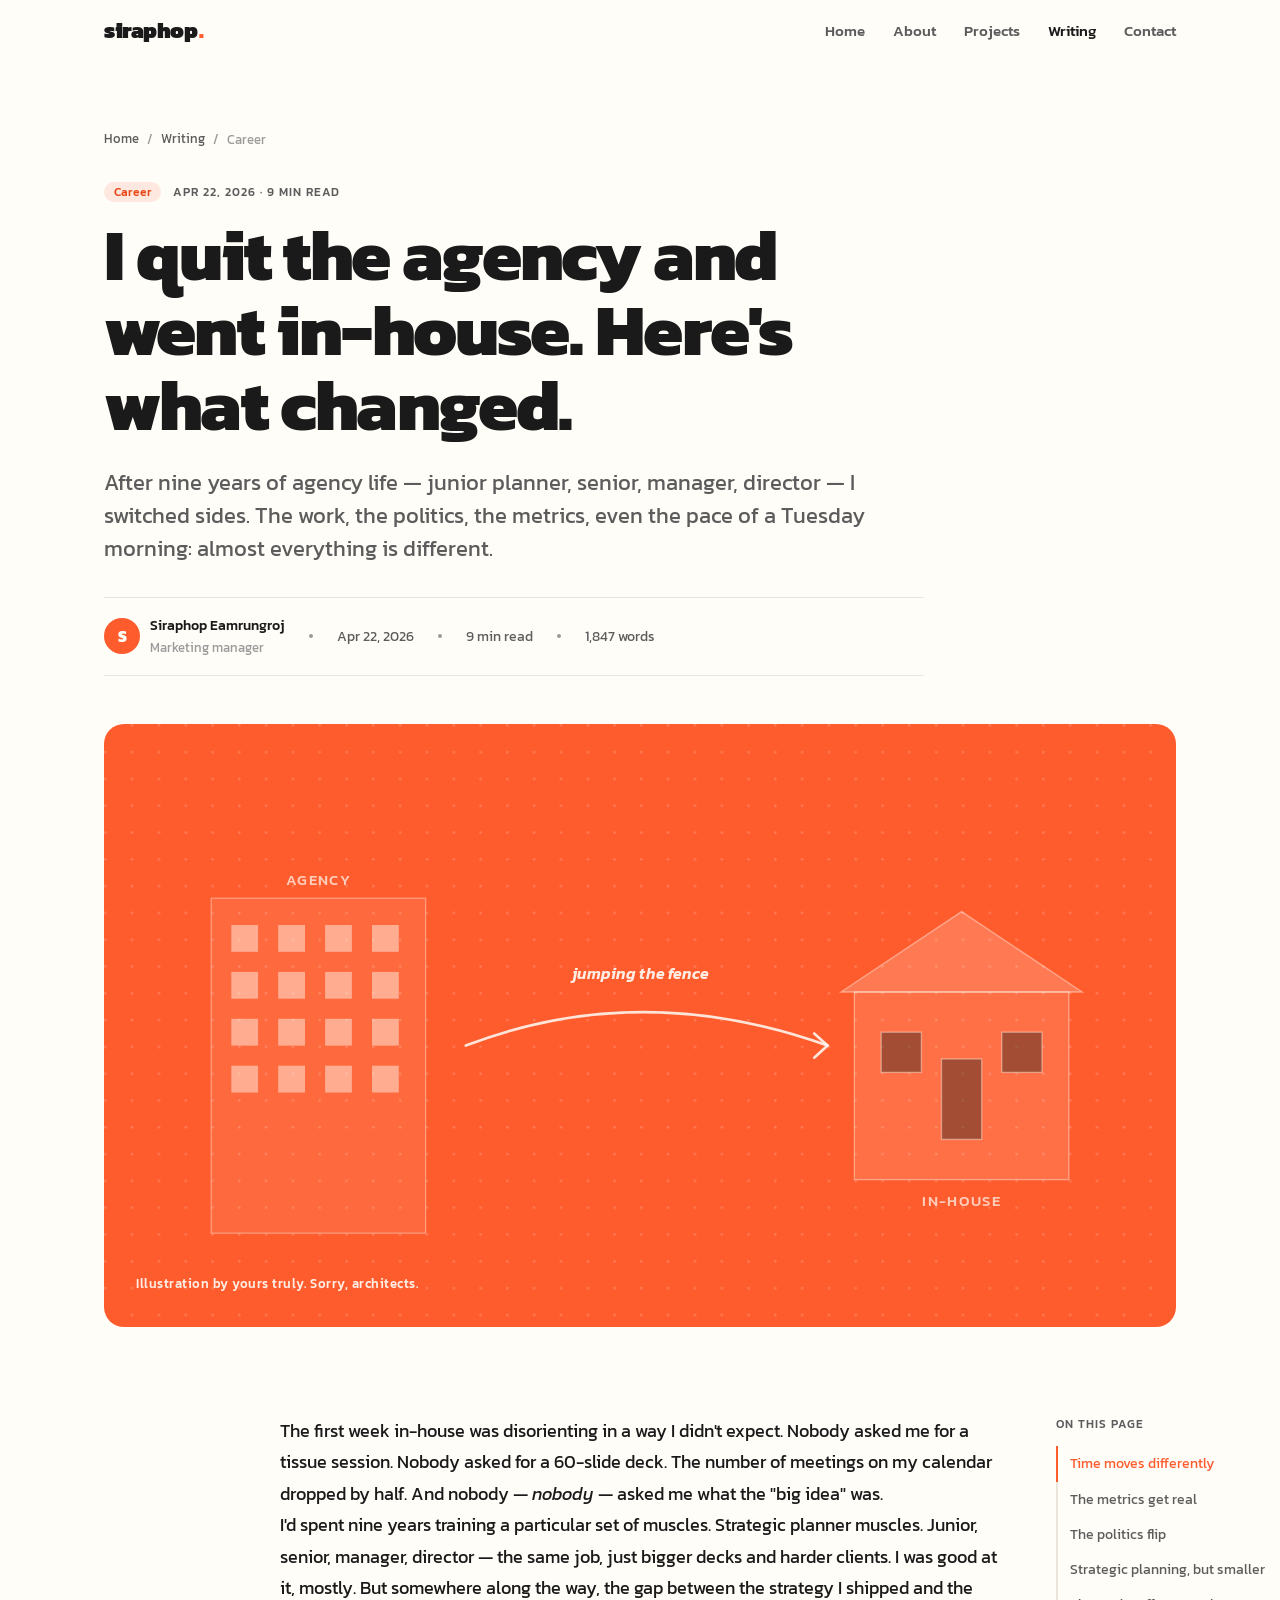
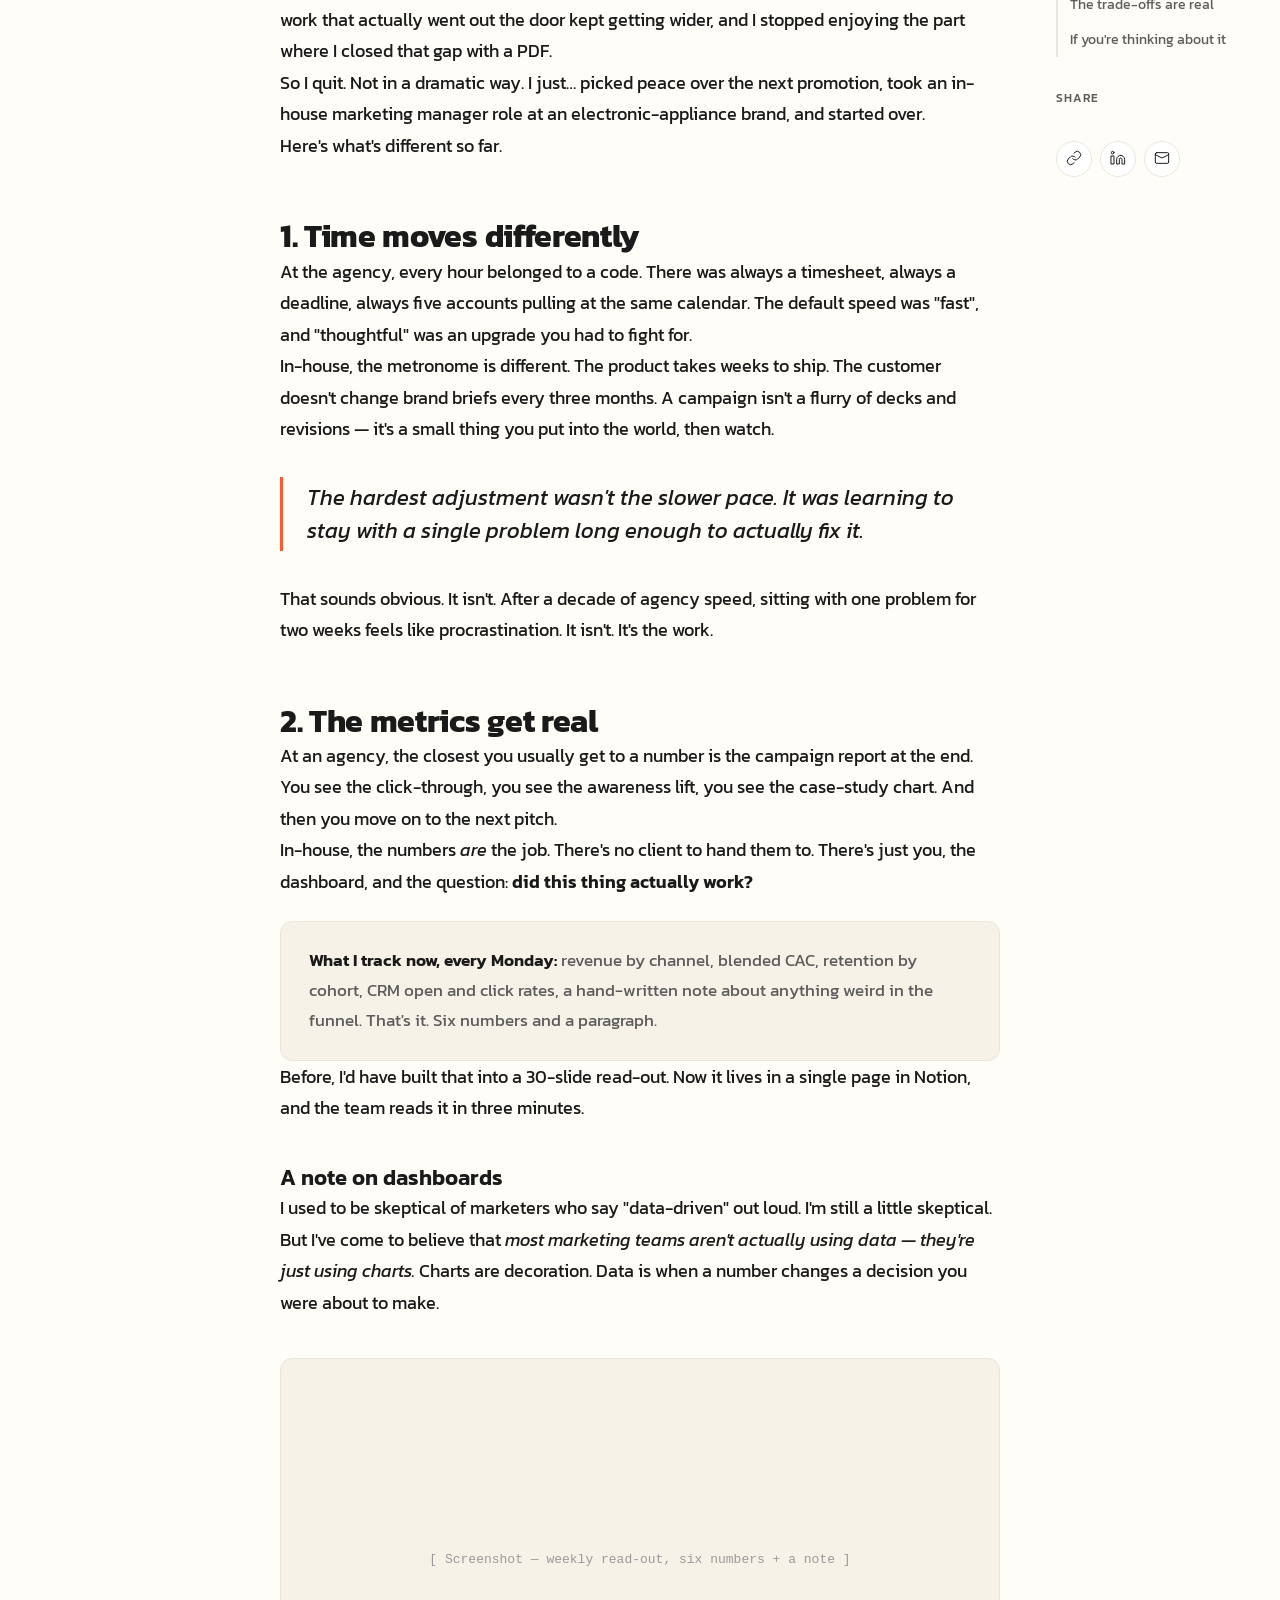
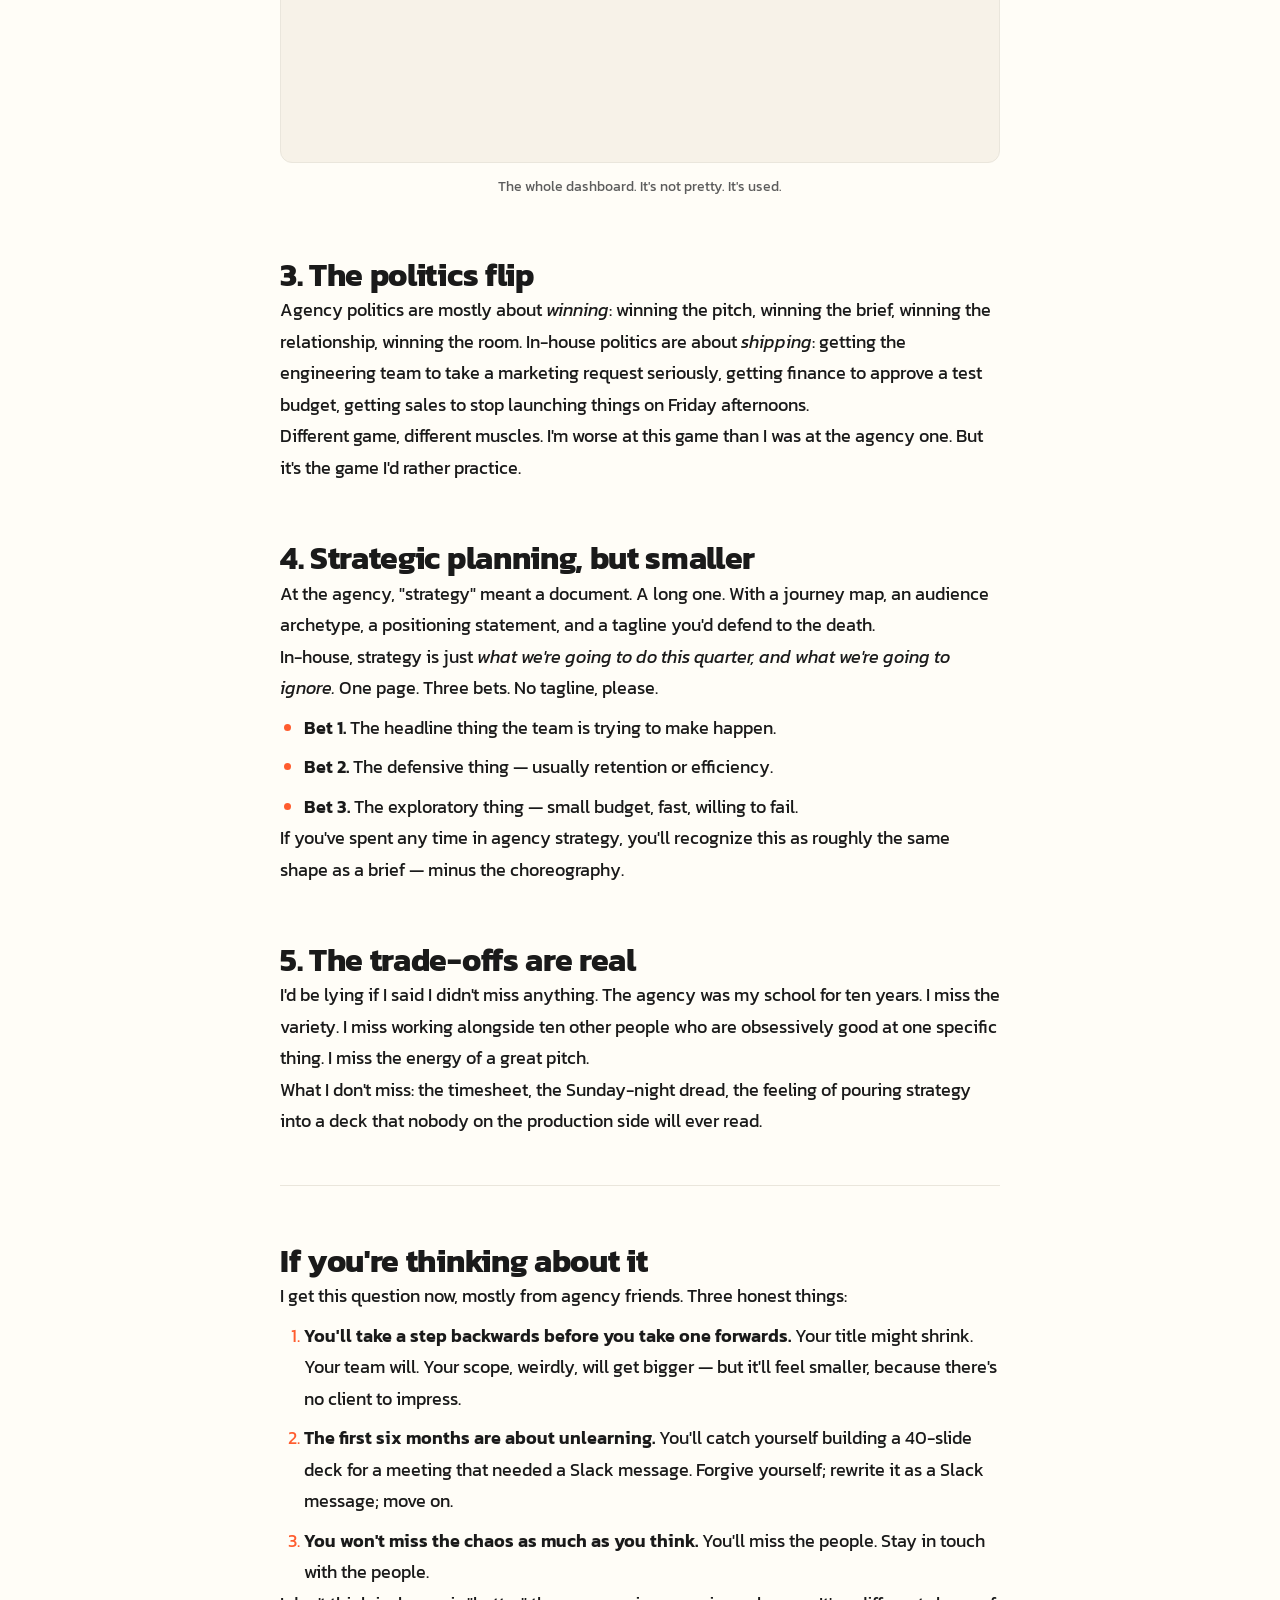
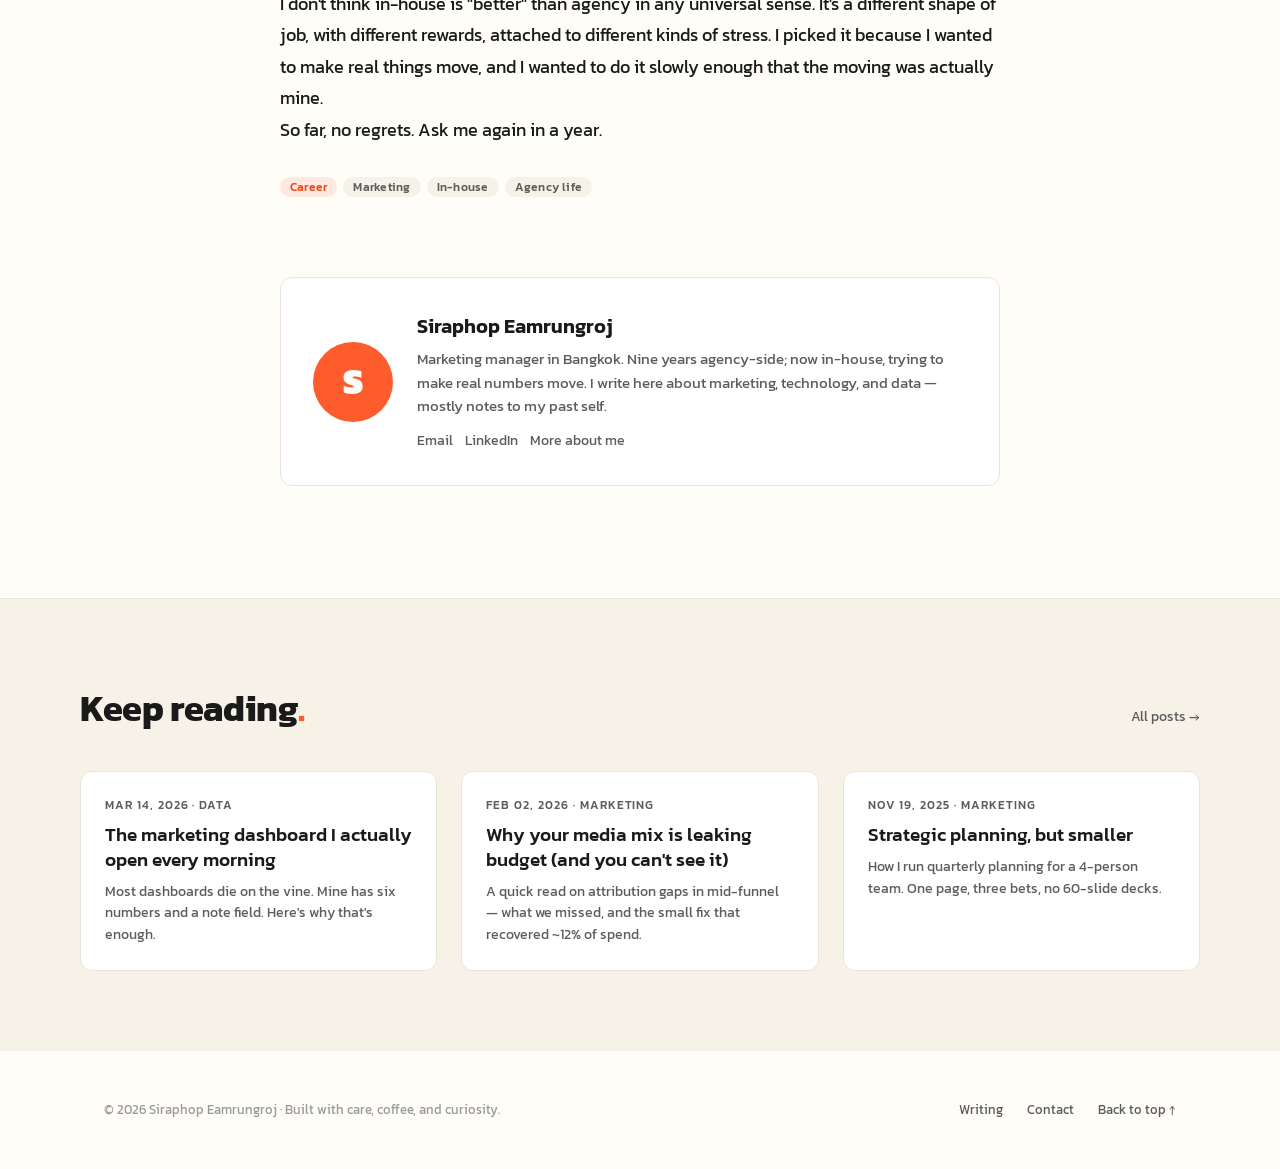
<file: post-agency-to-inhouse.html>
<!doctype html>
<html lang="en">
<head>
<meta charset="utf-8">
<title>I quit the agency and went in-house — Siraphop Eamrungroj</title>
<meta name="viewport" content="width=device-width, initial-scale=1">
<link rel="stylesheet" href="colors_and_type.css">
<style>
  body { background: var(--paper); }

  /* Nav (same as home) */
  .topnav { display: flex; width: 100%; align-items: center; justify-content: space-between; height: 64px; max-width: var(--w-page); margin: 0 auto; padding: 0 24px; }
  .brand { display: inline-flex; align-items: baseline; gap: 2px; font-weight: 900; font-size: 22px; letter-spacing: -0.02em; background-image: none; }
  .brand:hover { color: var(--ink); }
  .brand .dot { color: var(--accent); }
  .nav-links { display: flex; gap: 28px; align-items: center; }
  .nav-link { font-size: 15px; font-weight: 500; color: var(--ink-2); background-image: none; padding: 0; }
  .nav-link:hover { color: var(--accent); }
  .nav-link.is-active { color: var(--ink); }
  @media (max-width: 720px) { .nav-links { gap: 16px; } .nav-link { font-size: 14px; } }

  /* Reading-progress bar */
  .progress { position: fixed; top: 0; left: 0; height: 3px; background: var(--accent); width: 0%; z-index: 100; transition: width 80ms linear; }

  /* Article layout */
  .article-wrap { max-width: var(--w-page); margin: 0 auto; padding: 64px 24px 32px; }
  .breadcrumb { color: var(--ink-3); font-size: 13px; margin-bottom: 32px; display: flex; gap: 8px; align-items: center; }
  .breadcrumb a { color: var(--ink-2); background-image: none; }
  .breadcrumb a:hover { color: var(--accent); }
  .breadcrumb .sep { color: var(--ink-3); }

  .article-head { max-width: 820px; }
  .article-head .eyebrow-row { display: flex; gap: 12px; align-items: center; margin-bottom: 16px; }
  .article-head h1 {
    margin: 0; font-weight: 800; font-size: clamp(40px, 5.6vw, 72px); line-height: 1.04;
    letter-spacing: -0.025em; max-width: 18ch;
  }
  .article-head .lede { margin: 24px 0 0; font-size: 22px; line-height: 1.5; color: var(--ink-2); max-width: 60ch; font-weight: 400; }
  .article-meta {
    margin-top: 32px; padding: 16px 0; border-top: 1px solid var(--rule); border-bottom: 1px solid var(--rule);
    display: flex; gap: 24px; align-items: center; flex-wrap: wrap; font-size: 14px; color: var(--ink-2);
  }
  .article-meta .author { display: flex; align-items: center; gap: 10px; }
  .article-meta .av { width: 36px; height: 36px; border-radius: var(--r-pill); background: var(--accent); color: #FFFDF7; display: grid; place-items: center; font-weight: 800; font-size: 16px; }
  .article-meta b { color: var(--ink); font-weight: 500; }
  .article-meta .dot { width: 4px; height: 4px; border-radius: 50%; background: var(--ink-3); }

  /* Hero illustration */
  .article-hero {
    margin: 48px 0 24px; aspect-ratio: 16/9; border-radius: var(--r-lg); overflow: hidden;
    background: var(--accent); position: relative; display: flex; align-items: end; padding: 32px;
  }
  .article-hero svg { position: absolute; inset: 0; width: 100%; height: 100%; }
  .article-hero .caption { position: relative; color: rgba(255,253,247,0.9); font-size: 13px; font-weight: 500; letter-spacing: 0.04em; }

  /* Prose */
  .prose-wrap { display: grid; grid-template-columns: 1fr minmax(0, 720px) 1fr; gap: 24px; padding-block: 32px 80px; }
  .prose-wrap > .prose { grid-column: 2; }
  @media (max-width: 880px) { .prose-wrap { grid-template-columns: 1fr; } .prose-wrap > .prose { grid-column: 1; padding: 0 24px; } }

  .prose { font-size: 18px; line-height: 1.75; color: var(--ink); }
  .prose > * + * { margin-top: 24px; }
  .prose h2 { font-weight: 700; font-size: 32px; line-height: 1.2; letter-spacing: -0.01em; margin-top: 56px; margin-bottom: 0; }
  .prose h3 { font-weight: 600; font-size: 22px; line-height: 1.3; margin-top: 40px; margin-bottom: 0; }
  .prose p { margin: 0; }
  .prose strong { font-weight: 600; }
  .prose em { font-style: italic; color: var(--ink); }
  .prose a { color: var(--ink); }
  .prose blockquote {
    margin: 32px 0; padding: 4px 0 4px 24px; border-left: 3px solid var(--accent);
    font-style: italic; font-size: 22px; line-height: 1.5; color: var(--ink); max-width: 60ch;
  }
  .prose ul, .prose ol { margin: 0; padding-left: 24px; }
  .prose li { margin-top: 8px; }
  .prose li::marker { color: var(--accent); }
  .prose hr { border: 0; height: 1px; background: var(--rule); margin: 48px 0; }
  .prose .pull {
    background: var(--paper-dim); border: 1px solid var(--rule); border-radius: var(--r-md);
    padding: 24px 28px; font-size: 17px; color: var(--ink-2);
  }
  .prose .pull b { color: var(--ink); font-weight: 600; }
  .prose code {
    background: var(--paper-dim); padding: 2px 6px; border-radius: var(--r-sm);
    font-family: var(--font-mono); font-size: 0.9em; color: var(--ink);
  }
  .prose .figure { margin: 40px 0; }
  .prose .figure .frame {
    border-radius: var(--r-md); overflow: hidden; border: 1px solid var(--rule);
    background: var(--paper-dim); aspect-ratio: 16/9; display: grid; place-items: center;
    color: var(--ink-3); font-family: var(--font-mono); font-size: 13px;
  }
  .prose .figure figcaption { margin-top: 12px; font-size: 14px; color: var(--ink-2); text-align: center; }

  /* Tag row */
  .tag-row { display: flex; gap: 6px; flex-wrap: wrap; margin-top: 32px; }

  /* Share / TOC sidebar (right rail) */
  .rail { display: none; }
  @media (min-width: 1100px) {
    .prose-wrap { grid-template-columns: minmax(120px, 1fr) minmax(0, 720px) minmax(180px, 1fr); }
    .rail { display: block; grid-column: 3; padding-left: 32px; }
    .rail .sticky { position: sticky; top: 88px; }
    .rail .label { font-size: 12px; font-weight: 500; letter-spacing: 0.08em; text-transform: uppercase; color: var(--ink-2); margin-bottom: 12px; }
    .rail .toc a { display: block; background-image: none; color: var(--ink-2); font-size: 14px; padding: 6px 0; border-left: 2px solid var(--rule); padding-left: 12px; transition: all 150ms; }
    .rail .toc a:hover, .rail .toc a.active { color: var(--accent); border-left-color: var(--accent); }
    .rail .share { display: flex; gap: 8px; margin-top: 32px; }
    .rail .share a { width: 36px; height: 36px; border-radius: var(--r-pill); border: 1px solid var(--rule); background: var(--surface); display: grid; place-items: center; color: var(--ink); background-image: none; }
    .rail .share a:hover { border-color: var(--accent); color: var(--accent); }
  }

  /* Author footer card */
  .author-card {
    max-width: 720px; margin: 0 auto; padding: 32px;
    background: var(--surface); border: 1px solid var(--rule); border-radius: var(--r-md);
    display: grid; grid-template-columns: 80px 1fr; gap: 24px; align-items: center;
  }
  @media (max-width: 600px) { .author-card { grid-template-columns: 1fr; padding: 24px; } }
  .author-card .av-big { width: 80px; height: 80px; border-radius: var(--r-pill); background: var(--accent); color: #FFFDF7; display: grid; place-items: center; font-weight: 900; font-size: 36px; }
  .author-card h3 { margin: 0; font-weight: 600; font-size: 20px; }
  .author-card p { margin: 4px 0 12px; font-size: 15px; color: var(--ink-2); line-height: 1.55; }
  .author-card .links { display: flex; gap: 12px; flex-wrap: wrap; }
  .author-card .links a { font-size: 14px; color: var(--ink-2); }

  /* Related posts */
  .related { background: var(--paper-dim); border-top: 1px solid var(--rule); padding: 80px 24px; margin-top: 48px; }
  .related-inner { max-width: var(--w-page); margin: 0 auto; }
  .related-head { display: flex; justify-content: space-between; align-items: baseline; margin-bottom: 32px; flex-wrap: wrap; gap: 16px; }
  .related-head h2 { margin: 0; font-weight: 700; font-size: clamp(28px, 3vw, 36px); letter-spacing: -0.01em; }
  .related-grid { display: grid; grid-template-columns: repeat(3, 1fr); gap: 24px; }
  @media (max-width: 880px) { .related-grid { grid-template-columns: 1fr; } }
  .related-card { background: var(--surface); border-radius: var(--r-md); padding: 24px; border: 1px solid var(--rule); background-image: none; color: var(--ink); transition: all 150ms; display: block; }
  .related-card:hover { border-color: var(--accent); transform: translateY(-2px); box-shadow: var(--shadow-md); color: var(--ink); }
  .related-card .date { font-size: 12px; font-weight: 500; letter-spacing: 0.08em; text-transform: uppercase; color: var(--ink-2); }
  .related-card h3 { margin: 8px 0 8px; font-weight: 500; font-size: 19px; line-height: 1.3; }
  .related-card p { margin: 0; font-size: 14px; line-height: 1.55; color: var(--ink-2); }

  /* Footer */
  .foot { padding: 48px 24px; max-width: var(--w-page); margin: 0 auto; display: flex; justify-content: space-between; align-items: center; gap: 24px; flex-wrap: wrap; color: var(--ink-3); font-size: 13px; }
  .foot a { color: var(--ink-2); background-image: none; font-size: 13px; }
  .foot a:hover { color: var(--accent); }
</style>
</head>
<body>

<div class="progress" id="progress"></div>

<!-- Nav -->
<nav class="nav">
  <div class="topnav">
    <a class="brand" href="Siraphop.html"><span>siraphop</span><span class="dot">.</span></a>
    <div class="nav-links">
      <a class="nav-link" href="Siraphop.html#home">Home</a>
      <a class="nav-link" href="Siraphop.html#about">About</a>
      <a class="nav-link" href="Siraphop.html#projects">Projects</a>
      <a class="nav-link is-active" href="Siraphop.html#writing">Writing</a>
      <a class="nav-link" href="Siraphop.html#contact">Contact</a>
    </div>
  </div>
</nav>

<!-- Article -->
<article>
  <div class="article-wrap">
    <div class="breadcrumb">
      <a href="Siraphop.html">Home</a>
      <span class="sep">/</span>
      <a href="Siraphop.html#writing">Writing</a>
      <span class="sep">/</span>
      <span>Career</span>
    </div>

    <header class="article-head">
      <div class="eyebrow-row">
        <span class="tag">Career</span>
        <span class="k-eyebrow" style="margin: 0;">Apr 22, 2026 · 9 min read</span>
      </div>
      <h1>I quit the agency and went in-house. Here's what changed.</h1>
      <p class="lede">After nine years of agency life — junior planner, senior, manager, director — I switched sides. The work, the politics, the metrics, even the pace of a Tuesday morning: almost everything is different.</p>

      <div class="article-meta">
        <div class="author">
          <span class="av">S</span>
          <div>
            <b>Siraphop Eamrungroj</b>
            <div style="font-size: 13px; color: var(--ink-3);">Marketing manager</div>
          </div>
        </div>
        <span class="dot"></span>
        <span>Apr 22, 2026</span>
        <span class="dot"></span>
        <span>9 min read</span>
        <span class="dot"></span>
        <span>1,847 words</span>
      </div>
    </header>

    <!-- Hero illustration (SVG, on-brand) -->
    <div class="article-hero">
      <svg viewBox="0 0 1600 900" preserveAspectRatio="xMidYMid slice" aria-hidden="true">
        <defs>
          <pattern id="dots" x="0" y="0" width="40" height="40" patternUnits="userSpaceOnUse">
            <circle cx="2" cy="2" r="2" fill="rgba(255,253,247,0.18)"/>
          </pattern>
        </defs>
        <rect width="1600" height="900" fill="url(#dots)"/>
        <!-- left side: agency tower -->
        <g transform="translate(160, 200)">
          <rect x="0" y="60" width="320" height="500" fill="rgba(255,253,247,0.08)" stroke="rgba(255,253,247,0.35)" stroke-width="2"/>
          <g fill="rgba(255,253,247,0.45)">
            <rect x="30" y="100" width="40" height="40"/>
            <rect x="100" y="100" width="40" height="40"/>
            <rect x="170" y="100" width="40" height="40"/>
            <rect x="240" y="100" width="40" height="40"/>
            <rect x="30" y="170" width="40" height="40"/>
            <rect x="100" y="170" width="40" height="40"/>
            <rect x="170" y="170" width="40" height="40"/>
            <rect x="240" y="170" width="40" height="40"/>
            <rect x="30" y="240" width="40" height="40"/>
            <rect x="100" y="240" width="40" height="40"/>
            <rect x="170" y="240" width="40" height="40"/>
            <rect x="240" y="240" width="40" height="40"/>
            <rect x="30" y="310" width="40" height="40"/>
            <rect x="100" y="310" width="40" height="40"/>
            <rect x="170" y="310" width="40" height="40"/>
            <rect x="240" y="310" width="40" height="40"/>
          </g>
          <text x="160" y="40" text-anchor="middle" fill="rgba(255,253,247,0.7)" font-family="Kanit" font-weight="500" font-size="22" letter-spacing="2">AGENCY</text>
        </g>
        <!-- arrow -->
        <g stroke="rgba(255,253,247,0.85)" stroke-width="4" fill="none" stroke-linecap="round" stroke-linejoin="round">
          <path d="M 540 480 Q 800 380 1080 480"/>
          <path d="M 1060 462 L 1080 480 L 1060 498"/>
        </g>
        <text x="800" y="380" text-anchor="middle" fill="rgba(255,253,247,0.9)" font-family="Kanit" font-weight="600" font-size="24" font-style="italic">jumping the fence</text>
        <!-- right side: in-house cottage -->
        <g transform="translate(1120, 280)">
          <rect x="0" y="120" width="320" height="280" fill="rgba(255,253,247,0.12)" stroke="rgba(255,253,247,0.4)" stroke-width="2"/>
          <polygon points="-20,120 160,0 340,120" fill="rgba(255,253,247,0.18)" stroke="rgba(255,253,247,0.4)" stroke-width="2"/>
          <rect x="130" y="220" width="60" height="120" fill="rgba(26,26,26,0.4)" stroke="rgba(255,253,247,0.4)" stroke-width="2"/>
          <rect x="40" y="180" width="60" height="60" fill="rgba(26,26,26,0.4)" stroke="rgba(255,253,247,0.4)" stroke-width="2"/>
          <rect x="220" y="180" width="60" height="60" fill="rgba(26,26,26,0.4)" stroke="rgba(255,253,247,0.4)" stroke-width="2"/>
          <text x="160" y="440" text-anchor="middle" fill="rgba(255,253,247,0.7)" font-family="Kanit" font-weight="500" font-size="22" letter-spacing="2">IN-HOUSE</text>
        </g>
      </svg>
      <div class="caption">Illustration by yours truly. Sorry, architects.</div>
    </div>
  </div>

  <!-- Prose -->
  <div class="prose-wrap">
    <div class="prose">
      <p>The first week in-house was disorienting in a way I didn't expect. Nobody asked me for a tissue session. Nobody asked for a 60-slide deck. The number of meetings on my calendar dropped by half. And nobody — <em>nobody</em> — asked me what the "big idea" was.</p>

      <p>I'd spent nine years training a particular set of muscles. Strategic planner muscles. Junior, senior, manager, director — the same job, just bigger decks and harder clients. I was good at it, mostly. But somewhere along the way, the gap between the strategy I shipped and the work that actually went out the door kept getting wider, and I stopped enjoying the part where I closed that gap with a PDF.</p>

      <p>So I quit. Not in a dramatic way. I just… picked peace over the next promotion, took an in-house marketing manager role at an electronic-appliance brand, and started over.</p>

      <p>Here's what's different so far.</p>

      <h2 id="time">1. Time moves differently</h2>

      <p>At the agency, every hour belonged to a code. There was always a timesheet, always a deadline, always five accounts pulling at the same calendar. The default speed was "fast", and "thoughtful" was an upgrade you had to fight for.</p>

      <p>In-house, the metronome is different. The product takes weeks to ship. The customer doesn't change brand briefs every three months. A campaign isn't a flurry of decks and revisions — it's a small thing you put into the world, then watch.</p>

      <blockquote>The hardest adjustment wasn't the slower pace. It was learning to <em>stay with</em> a single problem long enough to actually fix it.</blockquote>

      <p>That sounds obvious. It isn't. After a decade of agency speed, sitting with one problem for two weeks feels like procrastination. It isn't. It's the work.</p>

      <h2 id="metrics">2. The metrics get real</h2>

      <p>At an agency, the closest you usually get to a number is the campaign report at the end. You see the click-through, you see the awareness lift, you see the case-study chart. And then you move on to the next pitch.</p>

      <p>In-house, the numbers <em>are</em> the job. There's no client to hand them to. There's just you, the dashboard, and the question: <strong>did this thing actually work?</strong></p>

      <div class="pull">
        <p><b>What I track now, every Monday:</b> revenue by channel, blended CAC, retention by cohort, CRM open and click rates, a hand-written note about anything weird in the funnel. That's it. Six numbers and a paragraph.</p>
      </div>

      <p>Before, I'd have built that into a 30-slide read-out. Now it lives in a single page in Notion, and the team reads it in three minutes.</p>

      <h3 id="dashboards">A note on dashboards</h3>

      <p>I used to be skeptical of marketers who say "data-driven" out loud. I'm still a little skeptical. But I've come to believe that <em>most marketing teams aren't actually using data — they're just using charts.</em> Charts are decoration. Data is when a number changes a decision you were about to make.</p>

      <figure class="figure">
        <div class="frame">[ Screenshot — weekly read-out, six numbers + a note ]</div>
        <figcaption>The whole dashboard. It's not pretty. It's used.</figcaption>
      </figure>

      <h2 id="politics">3. The politics flip</h2>

      <p>Agency politics are mostly about <em>winning</em>: winning the pitch, winning the brief, winning the relationship, winning the room. In-house politics are about <em>shipping</em>: getting the engineering team to take a marketing request seriously, getting finance to approve a test budget, getting sales to stop launching things on Friday afternoons.</p>

      <p>Different game, different muscles. I'm worse at this game than I was at the agency one. But it's the game I'd rather practice.</p>

      <h2 id="craft">4. Strategic planning, but smaller</h2>

      <p>At the agency, "strategy" meant a document. A long one. With a journey map, an audience archetype, a positioning statement, and a tagline you'd defend to the death.</p>

      <p>In-house, strategy is just <em>what we're going to do this quarter, and what we're going to ignore.</em> One page. Three bets. No tagline, please.</p>

      <ul>
        <li><strong>Bet 1.</strong> The headline thing the team is trying to make happen.</li>
        <li><strong>Bet 2.</strong> The defensive thing — usually retention or efficiency.</li>
        <li><strong>Bet 3.</strong> The exploratory thing — small budget, fast, willing to fail.</li>
      </ul>

      <p>If you've spent any time in agency strategy, you'll recognize this as roughly the same shape as a brief — minus the choreography.</p>

      <h2 id="tradeoffs">5. The trade-offs are real</h2>

      <p>I'd be lying if I said I didn't miss anything. The agency was my school for ten years. I miss the variety. I miss working alongside ten other people who are obsessively good at one specific thing. I miss the energy of a great pitch.</p>

      <p>What I don't miss: the timesheet, the Sunday-night dread, the feeling of pouring strategy into a deck that nobody on the production side will ever read.</p>

      <hr>

      <h2 id="advice">If you're thinking about it</h2>

      <p>I get this question now, mostly from agency friends. Three honest things:</p>

      <ol>
        <li><strong>You'll take a step backwards before you take one forwards.</strong> Your title might shrink. Your team will. Your scope, weirdly, will get bigger — but it'll feel smaller, because there's no client to impress.</li>
        <li><strong>The first six months are about unlearning.</strong> You'll catch yourself building a 40-slide deck for a meeting that needed a Slack message. Forgive yourself; rewrite it as a Slack message; move on.</li>
        <li><strong>You won't miss the chaos as much as you think.</strong> You'll miss the people. Stay in touch with the people.</li>
      </ol>

      <p>I don't think in-house is "better" than agency in any universal sense. It's a different shape of job, with different rewards, attached to different kinds of stress. I picked it because I wanted to make real things move, and I wanted to do it slowly enough that the moving was actually mine.</p>

      <p>So far, no regrets. Ask me again in a year.</p>

      <div class="tag-row">
        <span class="tag">Career</span>
        <span class="tag tag-quiet">Marketing</span>
        <span class="tag tag-quiet">In-house</span>
        <span class="tag tag-quiet">Agency life</span>
      </div>
    </div>

    <aside class="rail" aria-label="Article navigation">
      <div class="sticky">
        <div class="label">On this page</div>
        <nav class="toc">
          <a href="#time" class="active">Time moves differently</a>
          <a href="#metrics">The metrics get real</a>
          <a href="#politics">The politics flip</a>
          <a href="#craft">Strategic planning, but smaller</a>
          <a href="#tradeoffs">The trade-offs are real</a>
          <a href="#advice">If you're thinking about it</a>
        </nav>

        <div class="label" style="margin-top: 32px;">Share</div>
        <div class="share">
          <a href="#" aria-label="Copy link" title="Copy link">
            <svg width="16" height="16" viewBox="0 0 24 24" fill="none" stroke="currentColor" stroke-width="1.5" stroke-linecap="round" stroke-linejoin="round"><path d="M10 13a5 5 0 0 0 7.54.54l3-3a5 5 0 0 0-7.07-7.07l-1.72 1.71"/><path d="M14 11a5 5 0 0 0-7.54-.54l-3 3a5 5 0 0 0 7.07 7.07l1.71-1.71"/></svg>
          </a>
          <a href="#" aria-label="LinkedIn" title="LinkedIn">
            <svg width="16" height="16" viewBox="0 0 24 24" fill="none" stroke="currentColor" stroke-width="1.5" stroke-linecap="round" stroke-linejoin="round"><path d="M16 8a6 6 0 0 1 6 6v7h-4v-7a2 2 0 0 0-4 0v7h-4v-7a6 6 0 0 1 6-6"/><rect x="2" y="9" width="4" height="12"/><circle cx="4" cy="4" r="2"/></svg>
          </a>
          <a href="#" aria-label="Email" title="Email">
            <svg width="16" height="16" viewBox="0 0 24 24" fill="none" stroke="currentColor" stroke-width="1.5" stroke-linecap="round" stroke-linejoin="round"><rect x="2" y="4" width="20" height="16" rx="2"/><path d="m22 7-10 5L2 7"/></svg>
          </a>
        </div>
      </div>
    </aside>
  </div>

  <!-- Author -->
  <div style="padding: 0 24px 64px;">
    <div class="author-card">
      <div class="av-big">S</div>
      <div>
        <h3>Siraphop Eamrungroj</h3>
        <p>Marketing manager in Bangkok. Nine years agency-side; now in-house, trying to make real numbers move. I write here about marketing, technology, and data — mostly notes to my past self.</p>
        <div class="links">
          <a href="mailto:siraphop.eam@gmail.com">Email</a>
          <a href="https://www.linkedin.com/in/siraphop-eamrungroj/" target="_blank" rel="noopener">LinkedIn</a>
          <a href="Siraphop.html#about">More about me</a>
        </div>
      </div>
    </div>
  </div>
</article>

<!-- Related -->
<section class="related">
  <div class="related-inner">
    <div class="related-head">
      <h2>Keep reading<span style="color: var(--accent);">.</span></h2>
      <a href="Siraphop.html#writing" class="see-all" style="color: var(--ink-2); font-size: 14px;">All posts →</a>
    </div>
    <div class="related-grid">
      <a class="related-card" href="post-agency-to-inhouse.html">
        <div class="date">Mar 14, 2026 · Data</div>
        <h3>The marketing dashboard I actually open every morning</h3>
        <p>Most dashboards die on the vine. Mine has six numbers and a note field. Here's why that's enough.</p>
      </a>
      <a class="related-card" href="post-agency-to-inhouse.html">
        <div class="date">Feb 02, 2026 · Marketing</div>
        <h3>Why your media mix is leaking budget (and you can't see it)</h3>
        <p>A quick read on attribution gaps in mid-funnel — what we missed, and the small fix that recovered ~12% of spend.</p>
      </a>
      <a class="related-card" href="post-agency-to-inhouse.html">
        <div class="date">Nov 19, 2025 · Marketing</div>
        <h3>Strategic planning, but smaller</h3>
        <p>How I run quarterly planning for a 4-person team. One page, three bets, no 60-slide decks.</p>
      </a>
    </div>
  </div>
</section>

<footer class="foot">
  <div>© 2026 Siraphop Eamrungroj · Built with care, coffee, and curiosity.</div>
  <div style="display: flex; gap: 24px;">
    <a href="Siraphop.html#writing">Writing</a>
    <a href="Siraphop.html#contact">Contact</a>
    <a href="#top">Back to top ↑</a>
  </div>
</footer>

<script>
  // Reading-progress bar
  const progress = document.getElementById('progress');
  const updateProgress = () => {
    const h = document.documentElement;
    const scrolled = h.scrollTop;
    const total = h.scrollHeight - h.clientHeight;
    const pct = total > 0 ? (scrolled / total) * 100 : 0;
    progress.style.width = pct + '%';
  };
  window.addEventListener('scroll', updateProgress, { passive: true });
  updateProgress();

  // Nav stuck
  const nav = document.querySelector('.nav');
  const onScroll = () => nav.classList.toggle('is-stuck', window.scrollY > 8);
  window.addEventListener('scroll', onScroll, { passive: true });
  onScroll();

  // TOC active state
  const tocLinks = document.querySelectorAll('.toc a');
  const headings = [...document.querySelectorAll('.prose h2[id], .prose h3[id]')];
  const tocIO = new IntersectionObserver((entries) => {
    entries.forEach(e => {
      if (e.isIntersecting) {
        const id = e.target.id;
        tocLinks.forEach(l => l.classList.toggle('active', l.getAttribute('href') === '#' + id));
      }
    });
  }, { rootMargin: '-20% 0px -70% 0px' });
  headings.forEach(h => tocIO.observe(h));
</script>
</body>
</html>
</file>
<file: colors_and_type.css>
/* Kanit Portfolio Design System — tokens + base type */

/* ─── Fonts ───────────────────────────────────────────────────── */
@font-face { font-family: "Kanit"; font-weight: 100; font-style: normal;  src: url("fonts/Kanit-Thin.ttf") format("truetype"); font-display: swap; }
@font-face { font-family: "Kanit"; font-weight: 100; font-style: italic;  src: url("fonts/Kanit-ThinItalic.ttf") format("truetype"); font-display: swap; }
@font-face { font-family: "Kanit"; font-weight: 200; font-style: normal;  src: url("fonts/Kanit-ExtraLight.ttf") format("truetype"); font-display: swap; }
@font-face { font-family: "Kanit"; font-weight: 200; font-style: italic;  src: url("fonts/Kanit-ExtraLightItalic.ttf") format("truetype"); font-display: swap; }
@font-face { font-family: "Kanit"; font-weight: 300; font-style: normal;  src: url("fonts/Kanit-Light.ttf") format("truetype"); font-display: swap; }
@font-face { font-family: "Kanit"; font-weight: 300; font-style: italic;  src: url("fonts/Kanit-LightItalic.ttf") format("truetype"); font-display: swap; }
@font-face { font-family: "Kanit"; font-weight: 400; font-style: normal;  src: url("fonts/Kanit-Regular.ttf") format("truetype"); font-display: swap; }
@font-face { font-family: "Kanit"; font-weight: 400; font-style: italic;  src: url("fonts/Kanit-Italic.ttf") format("truetype"); font-display: swap; }
@font-face { font-family: "Kanit"; font-weight: 500; font-style: normal;  src: url("fonts/Kanit-Medium.ttf") format("truetype"); font-display: swap; }
@font-face { font-family: "Kanit"; font-weight: 500; font-style: italic;  src: url("fonts/Kanit-MediumItalic.ttf") format("truetype"); font-display: swap; }
@font-face { font-family: "Kanit"; font-weight: 600; font-style: normal;  src: url("fonts/Kanit-SemiBold.ttf") format("truetype"); font-display: swap; }
@font-face { font-family: "Kanit"; font-weight: 600; font-style: italic;  src: url("fonts/Kanit-SemiBoldItalic.ttf") format("truetype"); font-display: swap; }
@font-face { font-family: "Kanit"; font-weight: 700; font-style: normal;  src: url("fonts/Kanit-Bold.ttf") format("truetype"); font-display: swap; }
@font-face { font-family: "Kanit"; font-weight: 700; font-style: italic;  src: url("fonts/Kanit-BoldItalic.ttf") format("truetype"); font-display: swap; }
@font-face { font-family: "Kanit"; font-weight: 800; font-style: normal;  src: url("fonts/Kanit-ExtraBold.ttf") format("truetype"); font-display: swap; }
@font-face { font-family: "Kanit"; font-weight: 800; font-style: italic;  src: url("fonts/Kanit-ExtraBoldItalic.ttf") format("truetype"); font-display: swap; }
@font-face { font-family: "Kanit"; font-weight: 900; font-style: normal;  src: url("fonts/Kanit-Black.ttf") format("truetype"); font-display: swap; }
@font-face { font-family: "Kanit"; font-weight: 900; font-style: italic;  src: url("fonts/Kanit-BlackItalic.ttf") format("truetype"); font-display: swap; }

/* ─── Tokens ──────────────────────────────────────────────────── */
:root {
  /* Color */
  --paper: #FFFDF7;
  --paper-dim: #F7F2E8;
  --surface: #FFFFFF;
  --ink: #1A1A1A;
  --ink-2: #5C5C5C;
  --ink-3: #9A9A9A;
  --accent: #FF5C2E;
  --accent-hover: #E84817;
  --accent-soft: #FFE8DF;
  --rule: #EAE6DC;

  /* Project thumbnail tint palette (warm, low-saturation) */
  --tint-clay: #E8C9A8;
  --tint-olive: #C9C99A;
  --tint-sky: #B8D4D9;
  --tint-rose: #E8B5B0;
  --tint-butter: #F0DC8E;
  --tint-plum: #C8A9C0;

  /* Type */
  --font-sans: "Kanit", system-ui, -apple-system, "Segoe UI", sans-serif;
  --font-mono: ui-monospace, "JetBrains Mono", "Menlo", monospace;

  /* Spacing (4px base) */
  --s-1: 4px;
  --s-2: 8px;
  --s-3: 12px;
  --s-4: 16px;
  --s-5: 24px;
  --s-6: 32px;
  --s-7: 48px;
  --s-8: 64px;
  --s-9: 96px;
  --s-10: 128px;

  /* Radii */
  --r-sm: 6px;
  --r-md: 12px;
  --r-lg: 20px;
  --r-pill: 999px;

  /* Shadows (warm, alpha-only) */
  --shadow-sm: 0 1px 2px rgba(26, 26, 26, 0.05);
  --shadow-md: 0 4px 12px rgba(26, 26, 26, 0.06);
  --shadow-lg: 0 12px 32px rgba(26, 26, 26, 0.08);

  /* Layout */
  --w-prose: 720px;
  --w-page: 1120px;
  --nav-h: 64px;

  /* Motion */
  --ease-out: cubic-bezier(0.2, 0.8, 0.2, 1);
  --t-fast: 150ms;
  --t-med: 250ms;
}

/* ─── Base ────────────────────────────────────────────────────── */
*, *::before, *::after { box-sizing: border-box; }
html, body { margin: 0; padding: 0; }
body {
  background: var(--paper);
  color: var(--ink);
  font-family: var(--font-sans);
  font-size: 18px;
  font-weight: 400;
  line-height: 1.65;
  -webkit-font-smoothing: antialiased;
  text-rendering: optimizeLegibility;
}

/* Type scale utility classes */
.k-display {
  font-weight: 800;
  font-size: clamp(48px, 7vw, 96px);
  line-height: 1.05;
  letter-spacing: -0.02em;
}
.k-h1 {
  font-weight: 700;
  font-size: clamp(40px, 5vw, 56px);
  line-height: 1.1;
  letter-spacing: -0.02em;
}
.k-h2 {
  font-weight: 600;
  font-size: clamp(28px, 3vw, 40px);
  line-height: 1.15;
  letter-spacing: -0.01em;
}
.k-h3 {
  font-weight: 500;
  font-size: 22px;
  line-height: 1.3;
}
.k-body { font-weight: 400; font-size: 18px; line-height: 1.65; }
.k-body-sm { font-weight: 400; font-size: 15px; line-height: 1.6; color: var(--ink-2); }
.k-eyebrow {
  font-weight: 500;
  font-size: 12px;
  line-height: 1.4;
  letter-spacing: 0.08em;
  text-transform: uppercase;
  color: var(--ink-2);
}
.k-mono { font-family: var(--font-mono); font-size: 0.95em; }

/* Links — orange underline grows on hover */
a {
  color: var(--ink);
  text-decoration: none;
  background-image: linear-gradient(var(--accent), var(--accent));
  background-repeat: no-repeat;
  background-position: 0 100%;
  background-size: 0% 2px;
  transition: background-size var(--t-fast) var(--ease-out), color var(--t-fast);
  padding-bottom: 1px;
}
a:hover { background-size: 100% 2px; color: var(--accent); }

/* Selection */
::selection { background: var(--accent-soft); color: var(--ink); }

/* Reduced motion */
@media (prefers-reduced-motion: reduce) {
  *, *::before, *::after {
    animation-duration: 0.01ms !important;
    transition-duration: 0.01ms !important;
  }
}

/* ─── Components ──────────────────────────────────────────────── */

/* Buttons */
.btn {
  display: inline-flex;
  align-items: center;
  gap: var(--s-2);
  padding: 12px 20px;
  border-radius: var(--r-sm);
  font-family: inherit;
  font-weight: 500;
  font-size: 16px;
  line-height: 1;
  border: 1px solid transparent;
  cursor: pointer;
  transition: background var(--t-fast), border-color var(--t-fast), transform var(--t-fast), color var(--t-fast);
  background-image: none; /* reset link gradient */
  text-decoration: none;
  white-space: nowrap;
}
.btn:hover { background-image: none; }
.btn-primary {
  background: var(--accent);
  color: #FFFFFF;
}
.btn-primary:hover { background: var(--accent-hover); color: #FFFFFF; }
.btn-primary:active { transform: translateY(1px); }
.btn-secondary {
  background: transparent;
  color: var(--ink);
  border-color: var(--rule);
}
.btn-secondary:hover { background: var(--accent-soft); border-color: var(--accent); color: var(--ink); }
.btn-secondary:active { transform: translateY(1px); }
.btn-ghost {
  background: transparent;
  color: var(--ink);
  border-color: transparent;
  padding-inline: 8px;
}
.btn-ghost:hover { color: var(--accent); }

/* Card */
.card {
  background: var(--surface);
  border-radius: var(--r-md);
  box-shadow: var(--shadow-md);
  padding: var(--s-6);
  transition: box-shadow var(--t-fast), transform var(--t-fast);
}
.card:hover { box-shadow: var(--shadow-lg); transform: translateY(-2px); }

/* Tag */
.tag {
  display: inline-flex;
  align-items: center;
  gap: 6px;
  padding: 4px 10px;
  border-radius: var(--r-pill);
  background: var(--accent-soft);
  color: var(--accent-hover);
  font-size: 12px;
  font-weight: 500;
  line-height: 1;
  letter-spacing: 0.02em;
}
.tag-quiet {
  background: var(--paper-dim);
  color: var(--ink-2);
}

/* Hairline */
.hr { height: 1px; background: var(--rule); border: 0; margin: var(--s-7) 0; }

/* Dot grid background utility */
.dot-grid {
  background-image: radial-gradient(var(--rule) 1.5px, transparent 1.5px);
  background-size: 24px 24px;
  background-position: 0 0;
}

/* Layout */
.page { max-width: var(--w-page); margin: 0 auto; padding: 0 var(--s-5); }
.prose { max-width: var(--w-prose); }
.section { padding-block: var(--s-9); }
@media (max-width: 720px) { .section { padding-block: var(--s-8); } }

/* Nav */
.nav {
  position: sticky;
  top: 0;
  z-index: 50;
  height: var(--nav-h);
  display: flex;
  align-items: center;
  background: var(--paper);
  transition: background var(--t-fast), backdrop-filter var(--t-fast), border-color var(--t-fast);
  border-bottom: 1px solid transparent;
}
.nav.is-stuck {
  background: rgba(255, 253, 247, 0.8);
  backdrop-filter: blur(12px);
  -webkit-backdrop-filter: blur(12px);
  border-bottom-color: var(--rule);
}

/* Project thumbnail (square, record-sleeve) */
.thumb-square {
  aspect-ratio: 1 / 1;
  border-radius: var(--r-md);
  display: flex;
  align-items: flex-end;
  padding: var(--s-5);
  font-weight: 700;
  font-size: clamp(22px, 2.4vw, 32px);
  line-height: 1.05;
  letter-spacing: -0.01em;
  color: var(--ink);
  overflow: hidden;
  position: relative;
}
.thumb-square--dark { color: #FFFDF7; }

/* Blog thumbnail (16:9) */
.thumb-wide {
  aspect-ratio: 16 / 9;
  border-radius: var(--r-md);
  display: flex;
  align-items: flex-end;
  padding: var(--s-5);
  font-weight: 700;
  font-size: 24px;
  line-height: 1.15;
  color: #FFFDF7;
  overflow: hidden;
}

/* Reveal animation utility */
@keyframes k-rise {
  from { opacity: 0; transform: translateY(8px); }
  to   { opacity: 1; transform: translateY(0); }
}
.reveal { animation: k-rise 400ms var(--ease-out) both; }
.reveal-1 { animation-delay: 0ms; }
.reveal-2 { animation-delay: 80ms; }
.reveal-3 { animation-delay: 160ms; }
.reveal-4 { animation-delay: 240ms; }
</file>
